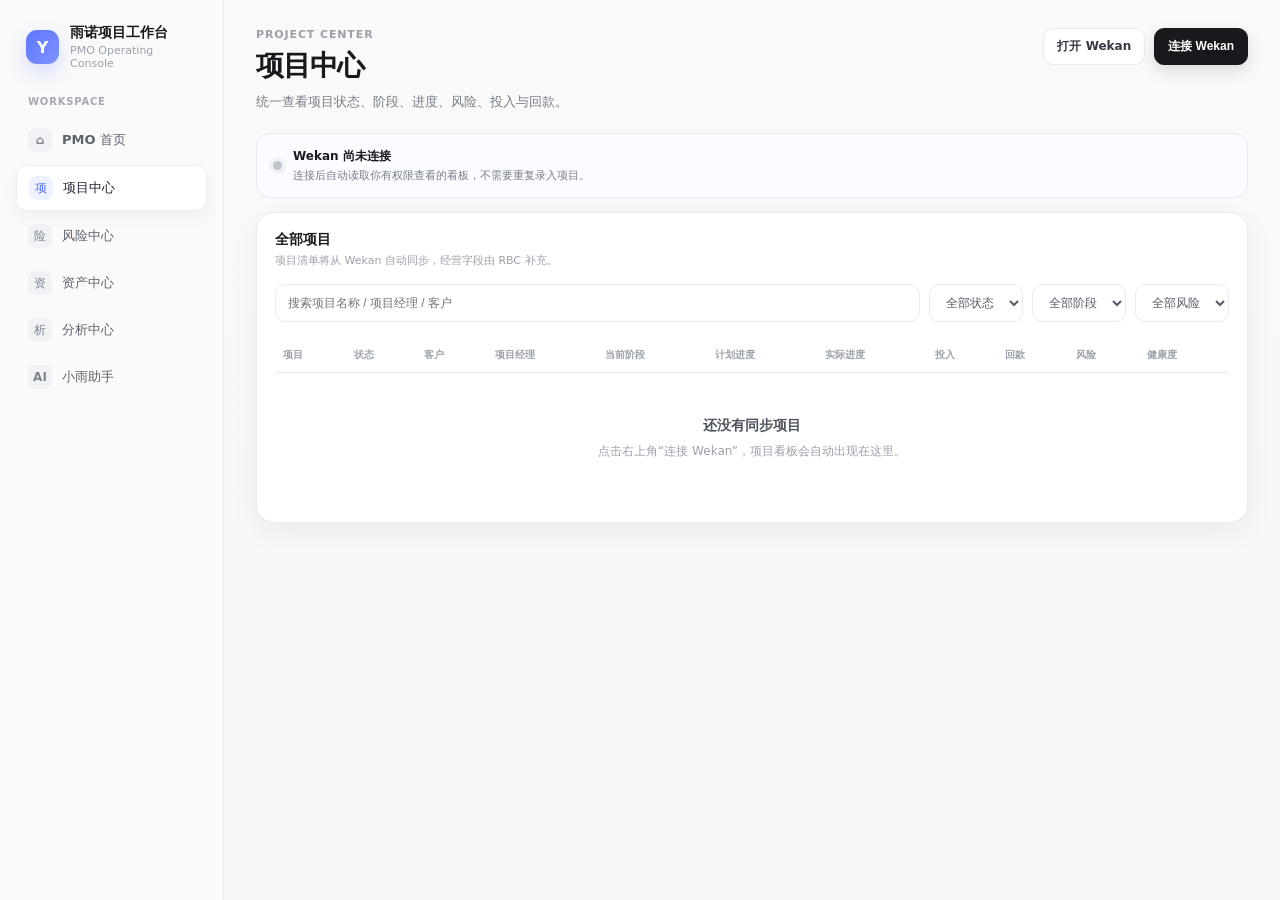
<file: pmo-app/projects.html>
<!doctype html>
<html lang="zh-CN"><head><meta charset="utf-8"><meta name="viewport" content="width=device-width,initial-scale=1"><title>项目中心 - 雨诺项目工作台</title>
<style>
:root{--bg:#f7f8fa;--panel:#fff;--line:#e9ebef;--text:#17191d;--muted:#777d87;--muted2:#9aa0aa;--accent:#4b6bfb;--soft:#eef2ff;--success:#2e9b73;--warning:#d79a2b;--danger:#d85b5b;--shadow:0 10px 30px rgba(31,35,41,.055);--radius:18px}
*{box-sizing:border-box}body{margin:0;font-family:Inter,"PingFang SC","Microsoft YaHei",system-ui,-apple-system,sans-serif;background:linear-gradient(180deg,#fafafa 0%,#f5f6f8 100%);color:var(--text)}
.app{display:grid;grid-template-columns:224px 1fr;min-height:100vh}.sidebar{background:rgba(250,250,250,.92);border-right:1px solid var(--line);padding:24px 16px;position:sticky;top:0;height:100vh;backdrop-filter:blur(18px)}
.brand{display:flex;align-items:center;gap:11px;padding:0 10px 26px}.brand-mark{width:34px;height:34px;border-radius:11px;display:grid;place-items:center;background:linear-gradient(135deg,#5c76ff,#7f93ff);color:white;font-weight:800;box-shadow:0 8px 20px rgba(75,107,251,.22)}
.brand-text strong{display:block;font-size:14px}.brand-text span{display:block;color:var(--muted2);font-size:11px;margin-top:2px}.nav-title{padding:0 12px 8px;color:#a4a9b2;font-size:10px;font-weight:700;letter-spacing:.08em;text-transform:uppercase}
.nav a{display:flex;align-items:center;gap:10px;color:#5d636d;text-decoration:none;padding:10px 12px;border-radius:11px;margin:3px 0;font-size:13px;font-weight:550}.nav a:hover{background:#f0f1f3;color:#24272c}.nav a.active{background:#fff;color:#1f2430;box-shadow:0 6px 16px rgba(31,35,41,.05);border:1px solid #eceef2}.nav-icon{width:24px;height:24px;border-radius:8px;display:grid;place-items:center;background:#f0f2f5;color:#7d8490;font-size:12px}.nav a.active .nav-icon{background:var(--soft);color:var(--accent)}
main{padding:28px 32px 44px;min-width:0}.topbar{display:flex;align-items:flex-start;justify-content:space-between;gap:18px;margin-bottom:22px}.eyebrow{color:#9a9fa8;font-size:11px;font-weight:700;letter-spacing:.08em;text-transform:uppercase;margin-bottom:6px}h1{font-size:28px;margin:0;letter-spacing:-.03em}.subtitle{color:var(--muted);font-size:13px;margin-top:8px}
.actions{display:flex;gap:9px;align-items:center}.btn{appearance:none;border:1px solid var(--line);background:#fff;color:#353942;border-radius:10px;padding:9px 13px;font-size:12px;font-weight:650;text-decoration:none;cursor:pointer}.btn.primary{background:var(--text);color:white;border-color:var(--text);box-shadow:0 6px 16px rgba(23,25,29,.14)}
.panel{background:var(--panel);border:1px solid var(--line);border-radius:var(--radius);box-shadow:var(--shadow);padding:18px}.panel-title{font-size:14px;font-weight:750}.panel-sub{font-size:11px;color:var(--muted2);margin-top:4px}.toolbar{display:flex;gap:9px;flex-wrap:wrap;margin:16px 0}.search{flex:1;min-width:240px;border:1px solid var(--line);background:#fff;border-radius:10px;padding:10px 12px;font-size:12px}.select{border:1px solid var(--line);background:#fff;border-radius:10px;padding:10px 12px;font-size:12px;color:#555d68}
table{width:100%;border-collapse:collapse;min-width:860px}th{text-align:left;padding:10px 8px;font-size:10px;color:#9ba1aa;font-weight:700;border-bottom:1px solid var(--line)}td{padding:14px 8px;border-bottom:1px solid #f0f1f3;font-size:12px;color:#4f5560}.empty{padding:44px 12px;text-align:center;color:#9ba1aa;font-size:12px}.empty strong{display:block;color:#4d535c;font-size:14px;margin-bottom:8px}.badge{display:inline-flex;padding:4px 7px;border-radius:999px;background:#f2f3f5;color:#747b85;font-size:10px}.badge.danger{background:#fff0f0;color:#c44d4d}
.detail-grid{display:grid;grid-template-columns:1.4fr .8fr;gap:16px}.stack{display:grid;gap:16px}.summary-grid{display:grid;grid-template-columns:repeat(4,1fr);border:1px solid var(--line);border-radius:16px;background:#fff;overflow:hidden;margin-bottom:16px}.summary{padding:18px;border-right:1px solid var(--line)}.summary:last-child{border-right:none}.summary span{display:block;color:var(--muted);font-size:11px}.summary strong{display:block;font-size:20px;margin-top:10px}.tabs{display:flex;gap:6px;margin:14px 0 18px;overflow:auto}.tab{padding:8px 11px;border-radius:9px;text-decoration:none;color:#6a717c;font-size:12px;white-space:nowrap}.tab.active{background:#fff;border:1px solid var(--line);color:#20242b;box-shadow:0 4px 12px rgba(31,35,41,.04)}.list{display:grid;gap:10px}.item{padding:13px 14px;background:#fbfbfc;border:1px solid #eef0f2;border-radius:13px}.item strong{font-size:12px}.item span{display:block;color:var(--muted);font-size:11px;line-height:1.55;margin-top:5px}.back{display:inline-flex;margin-bottom:16px;color:#6d7480;text-decoration:none;font-size:12px}
@media(max-width:1000px){.detail-grid{grid-template-columns:1fr}.summary-grid{grid-template-columns:repeat(2,1fr)}.summary:nth-child(2){border-right:none}.summary:nth-child(-n+2){border-bottom:1px solid var(--line)}}
@media(max-width:820px){.app{grid-template-columns:1fr}.sidebar{position:static;height:auto;border-right:none;border-bottom:1px solid var(--line)}.nav{display:flex;gap:4px;overflow:auto}.nav-title{display:none}.nav a{white-space:nowrap}main{padding:20px}}

.connect-card{display:flex;align-items:center;justify-content:space-between;gap:16px;padding:14px 16px;margin-bottom:14px;border:1px solid #e7eaf0;background:#fbfcff;border-radius:14px}
.connect-card.ok{background:#f8fcfa;border-color:#dfeee7}.connect-left{display:flex;align-items:center;gap:11px}.connect-dot{width:9px;height:9px;border-radius:50%;background:#c0c5cd;box-shadow:0 0 0 4px #f1f2f4}.connect-card.ok .connect-dot{background:var(--success);box-shadow:0 0 0 4px #e9f6f0}.connect-title{font-size:12px;font-weight:750}.connect-desc{font-size:11px;color:var(--muted);margin-top:3px}
.project-link{color:#20242b;text-decoration:none;font-weight:700}.project-link:hover{color:var(--accent)}
.state{display:inline-flex;align-items:center;gap:6px}.state i{width:6px;height:6px;border-radius:50%;background:var(--success)}
.modal-mask{display:none;position:fixed;inset:0;background:rgba(26,29,34,.28);backdrop-filter:blur(4px);z-index:50;align-items:center;justify-content:center;padding:18px}.modal-mask.show{display:flex}.modal{width:min(420px,100%);background:#fff;border:1px solid var(--line);border-radius:18px;box-shadow:0 22px 70px rgba(31,35,41,.18);padding:22px}.modal h2{font-size:18px;margin:0 0 5px}.modal p{font-size:11px;color:var(--muted);line-height:1.6;margin:0 0 18px}.field{margin:12px 0}.field label{display:block;font-size:11px;color:#626974;margin-bottom:6px}.field input{width:100%;border:1px solid var(--line);border-radius:10px;padding:11px 12px;font-size:13px;outline:none}.field input:focus{border-color:#b9c4ff;box-shadow:0 0 0 3px #f0f3ff}.modal-actions{display:flex;justify-content:flex-end;gap:8px;margin-top:18px}.error{display:none;margin-top:10px;padding:9px 10px;border-radius:9px;background:#fff4f4;color:#b74d4d;font-size:11px}.error.show{display:block}.loading{padding:30px 12px;text-align:center;color:#8f959e;font-size:12px}
</style></head>
<body><div class="app">
<aside class="sidebar">
  <div class="brand">
    <div class="brand-mark">Y</div>
    <div class="brand-text"><strong>雨诺项目工作台</strong><span>PMO Operating Console</span></div>
  </div>
  <div class="nav-title">Workspace</div>
  <nav class="nav">
    <a  href="index.html"><span class="nav-icon">⌂</span>PMO 首页</a>
    <a class="active" href="projects.html"><span class="nav-icon">项</span>项目中心</a>
    <a href="risks.html"><span class="nav-icon">险</span>风险中心</a>
    <a href="#"><span class="nav-icon">资</span>资产中心</a>
    <a href="#"><span class="nav-icon">析</span>分析中心</a>
    <a href="#"><span class="nav-icon">AI</span>小雨助手</a>
  </nav>
</aside>
<main>
  <div class="topbar">
    <div><div class="eyebrow">Project Center</div><h1>项目中心</h1><div class="subtitle">统一查看项目状态、阶段、进度、风险、投入与回款。</div></div>
    <div class="actions"><a class="btn" href="http://localhost:3000" target="_blank">打开 Wekan</a><button class="btn primary" id="connectBtn">连接 Wekan</button></div>
  </div>

  <div class="connect-card" id="connectCard">
    <div class="connect-left">
      <span class="connect-dot"></span>
      <div><div class="connect-title" id="connectTitle">Wekan 尚未连接</div><div class="connect-desc" id="connectDesc">连接后自动读取你有权限查看的看板，不需要重复录入项目。</div></div>
    </div>
    <button class="btn" id="refreshBtn" style="display:none">刷新项目</button>
  </div>

  <section class="panel">
    <div class="panel-title">全部项目</div>
    <div class="panel-sub">项目清单将从 Wekan 自动同步，经营字段由 RBC 补充。</div>
    <div class="toolbar">
      <input class="search" placeholder="搜索项目名称 / 项目经理 / 客户">
      <select class="select"><option>全部状态</option><option>执行中</option><option>已暂停</option><option>已结束</option></select>
      <select class="select"><option>全部阶段</option><option>待启动</option><option>实施中</option><option>验收中</option></select>
      <select class="select"><option>全部风险</option><option>高风险</option><option>中风险</option><option>低风险</option></select>
    </div>
    <div style="overflow:auto">
      <table>
        <thead><tr><th>项目</th><th>状态</th><th>客户</th><th>项目经理</th><th>当前阶段</th><th>计划进度</th><th>实际进度</th><th>投入</th><th>回款</th><th>风险</th><th>健康度</th></tr></thead>
        <tbody id="projectRows"></tbody>
      </table>
    </div>
    <div class="empty" id="emptyState"><strong>还没有同步项目</strong>点击右上角“连接 Wekan”，项目看板会自动出现在这里。</div>
  </section>
</main></div>

<div class="modal-mask" id="loginModal">
  <div class="modal">
    <h2>连接 Wekan</h2>
    <p>请输入你本机 Wekan 的登录账号。账号密码只用于向本机 Wekan 换取临时访问 Token，不会写入代码或 GitHub。</p>
    <form id="loginForm">
      <div class="field"><label>用户名或邮箱</label><input id="username" autocomplete="username" required placeholder="请输入 Wekan 用户名或邮箱"></div>
      <div class="field"><label>密码</label><input id="password" type="password" autocomplete="current-password" required placeholder="请输入 Wekan 密码"></div>
      <div class="error" id="loginError"></div>
      <div class="modal-actions">
        <button type="button" class="btn" id="cancelBtn">取消</button>
        <button type="submit" class="btn primary" id="loginBtn">连接</button>
      </div>
    </form>
  </div>
</div>

<script>
const $ = (id) => document.getElementById(id);
const TOKEN_KEY = 'yu_wekan_token';
const USER_KEY = 'yu_wekan_user_id';
const EXPIRES_KEY = 'yu_wekan_token_expires';

function esc(value){
  return String(value ?? '').replace(/[&<>"']/g, s => ({'&':'&amp;','<':'&lt;','>':'&gt;','"':'&quot;',"'":'&#039;'}[s]));
}
function openModal(){
  $('loginError').classList.remove('show');
  $('loginModal').classList.add('show');
  setTimeout(()=>$('username').focus(),50);
}
function closeModal(){ $('loginModal').classList.remove('show'); }
function setConnected(ok, count){
  $('connectCard').classList.toggle('ok', ok);
  $('connectTitle').textContent = ok ? 'Wekan 已连接' : 'Wekan 尚未连接';
  $('connectDesc').textContent = ok
    ? '已同步 ' + (count ?? 0) + ' 个可见看板；Wekan 继续作为项目执行层。'
    : '连接后自动读取你有权限查看的看板，不需要重复录入项目。';
  $('connectBtn').textContent = ok ? '重新连接' : '连接 Wekan';
  $('refreshBtn').style.display = ok ? '' : 'none';
}
function tokenExpired(){
  const expires = sessionStorage.getItem(EXPIRES_KEY);
  if(!expires) return false;
  const t = new Date(expires).getTime();
  return Number.isFinite(t) && t <= Date.now();
}
function clearSession(){
  sessionStorage.removeItem(TOKEN_KEY);
  sessionStorage.removeItem(USER_KEY);
  sessionStorage.removeItem(EXPIRES_KEY);
}
function normaliseBoards(data){
  if(Array.isArray(data)) return data;
  if(Array.isArray(data?.boards)) return data.boards;
  if(Array.isArray(data?.data)) return data.data;
  return [];
}
function loadLocal(type, boardId){
  try{return JSON.parse(localStorage.getItem('yu_pmo_' + type + '_' + boardId) || '[]')}catch(e){return []}
}
function currentStageFrom(stages){
  if(!Array.isArray(stages) || !stages.length) return null;
  return stages.find(s=>s.status==='active')
    || stages.find(s=>s.status==='pending')
    || [...stages].reverse().find(s=>s.status==='done')
    || stages[0];
}
async function ensurePmoProject(boardId, name){
  try{
    const res = await fetch('/api/projects/sync-wekan',{
      method:'POST',
      headers:{'Content-Type':'application/json'},
      body:JSON.stringify({board_id:boardId,name})
    });
    if(!res.ok) throw new Error('HTTP '+res.status);
    const project = await res.json();
    localStorage.setItem('yu_pmo_project_id_' + boardId, project.id);
    return project;
  }catch(e){
    return null;
  }
}
async function repairLegacyForProject(boardId, projectId){
  if(!boardId || !projectId) return;
  const read=(type)=>{
    try{return JSON.parse(localStorage.getItem('yu_pmo_'+type+'_'+boardId)||'[]')}catch(e){return []}
  };
  const payload={
    stages:read('stages'),
    risks:read('risks'),
    materials:read('materials'),
    decisions:read('meetings')
  };
  if(!(payload.stages.length||payload.risks.length||payload.materials.length||payload.decisions.length)) return;
  try{
    await fetch('/api/projects/'+encodeURIComponent(projectId)+'/migrate-local',{
      method:'POST',
      headers:{'Content-Type':'application/json'},
      body:JSON.stringify(payload)
    });
  }catch(e){}
}
async function renderBoards(boards){
  const active = boards.filter(b => !b.archived && (b.type === undefined || b.type === 'board'));

  await Promise.all(active.map(async b=>{
    const rawId=b._id||b.id||'';
    const rawTitle=b.title||b.name||'未命名项目';
    localStorage.setItem('yu_pmo_project_title_' + rawId, rawTitle);
    const project=await ensurePmoProject(rawId,rawTitle);
    if(project?.id) await repairLegacyForProject(rawId,project.id);
  }));

  let summaries=[];
  try{
    const res=await fetch('/api/project-summaries');
    if(res.ok) summaries=await res.json();
  }catch(e){}
  const summaryMap=new Map((Array.isArray(summaries)?summaries:[]).map(x=>[x.wekan_board_id,x]));

  $('projectRows').innerHTML = active.map(b => {
    const rawId = b._id || b.id || '';
    const id = encodeURIComponent(rawId);
    const rawTitle = b.title || b.name || '未命名项目';
    const title = esc(rawTitle);
    const summary=summaryMap.get(rawId);
    const projectId=summary?.project_id || localStorage.getItem('yu_pmo_project_id_' + rawId) || '';
    const url = 'project.html?projectId=' + encodeURIComponent(projectId) + '&boardId=' + id + '&title=' + encodeURIComponent(rawTitle);
    const currentStage=summary?.current_stage;
    const highRiskCount=Number(summary?.high_risk_count||0);

    return '<tr>' +
      '<td><a class="project-link" href="' + url + '">' + title + '</a></td>' +
      '<td><span class="state"><i></i>执行中</span></td>' +
      '<td>' + (summary?.customer ? esc(summary.customer) : '<span class="badge">待接入</span>') + '</td>' +
      '<td>' + (summary?.manager ? esc(summary.manager) : '<span class="badge">待设置</span>') + '</td>' +
      '<td>' + (currentStage ? esc(currentStage) : '<span class="badge">待录入</span>') + '</td>' +
      '<td>--</td><td>--</td>' +
      '<td><span class="badge">RBC待接入</span></td>' +
      '<td><span class="badge">RBC待接入</span></td>' +
      '<td>' + (highRiskCount ? '<span class="badge danger">高风险 ' + highRiskCount + '</span>' : '--') + '</td>' +
      '<td>--</td>' +
    '</tr>';
  }).join('');

  $('emptyState').style.display = active.length ? 'none' : '';
  if(!active.length){
    $('emptyState').innerHTML = '<strong>当前没有可同步的 Wekan 看板</strong>你可以先在 Wekan 新建一个项目看板，再回这里刷新。';
  }
  setConnected(true, active.length);
}
async function loadBoards(){
  const token = sessionStorage.getItem(TOKEN_KEY);
  const userId = sessionStorage.getItem(USER_KEY);
  if(!token || !userId || tokenExpired()){
    clearSession();
    setConnected(false);
    return;
  }
  $('emptyState').style.display = '';
  $('emptyState').innerHTML = '<div class="loading">正在读取 Wekan 项目…</div>';
  try{
    const res = await fetch('/wekan/api/users/' + encodeURIComponent(userId) + '/boards', {
      headers:{'Authorization':'Bearer ' + token}
    });
    if(res.status === 401 || res.status === 403){
      clearSession();
      setConnected(false);
      $('emptyState').innerHTML = '<strong>Wekan 登录已失效</strong>请重新连接。';
      return;
    }
    if(!res.ok) throw new Error('HTTP ' + res.status);
    const data = await res.json();
    await renderBoards(normaliseBoards(data));
  }catch(err){
    setConnected(false);
    $('emptyState').style.display = '';
    $('emptyState').innerHTML = '<strong>暂时无法读取 Wekan 项目</strong>请确认 Wekan 正常运行，然后重新连接。';
  }
}
$('connectBtn').addEventListener('click', openModal);
$('cancelBtn').addEventListener('click', closeModal);
$('loginModal').addEventListener('click', (e)=>{ if(e.target === $('loginModal')) closeModal(); });
$('refreshBtn').addEventListener('click', loadBoards);
$('loginForm').addEventListener('submit', async (e)=>{
  e.preventDefault();
  const identity = $('username').value.trim();
  const password = $('password').value;
  const error = $('loginError');
  error.classList.remove('show');
  $('loginBtn').disabled = true;
  $('loginBtn').textContent = '连接中…';
  try{
    const body = identity.includes('@') ? {email:identity,password} : {username:identity,password};
    const res = await fetch('/wekan/users/login',{
      method:'POST',
      headers:{'Content-Type':'application/json'},
      body:JSON.stringify(body)
    });
    const data = await res.json().catch(()=>({}));
    if(!res.ok || !data.token || !data.id){
      throw new Error(data.reason || data.error || '账号或密码不正确');
    }
    sessionStorage.setItem(TOKEN_KEY,data.token);
    sessionStorage.setItem(USER_KEY,data.id);
    if(data.tokenExpires) sessionStorage.setItem(EXPIRES_KEY,data.tokenExpires);
    $('password').value = '';
    closeModal();
    await loadBoards();
  }catch(err){
    error.textContent = '连接失败：' + (err.message || '请检查账号、密码和 Wekan 是否正常运行');
    error.classList.add('show');
  }finally{
    $('loginBtn').disabled = false;
    $('loginBtn').textContent = '连接';
  }
});
loadBoards();
</script>
</body></html>
</file>
